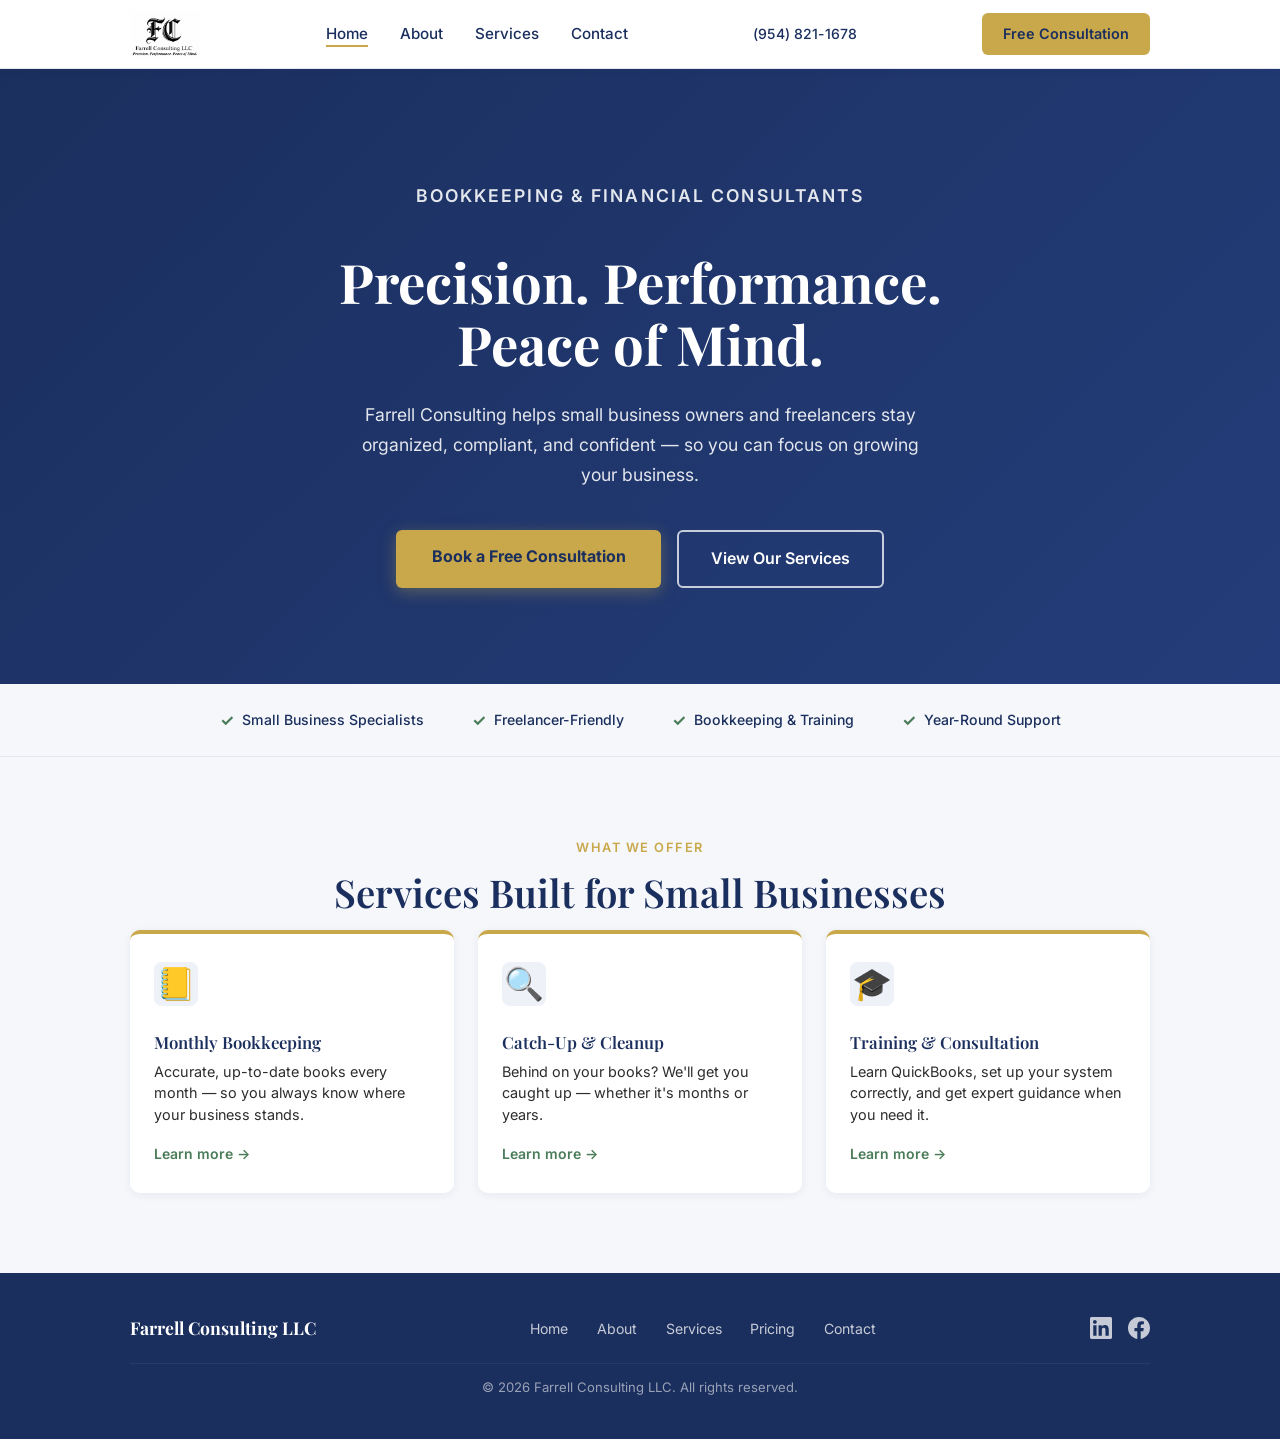
<file: index.html>
<!DOCTYPE html>
<html lang="en">
<head>
  <meta charset="UTF-8" />
  <meta name="viewport" content="width=device-width, initial-scale=1.0" />
  <title>Farrell Consulting | Bookkeeping &amp; Financial Consultants</title>
  <meta name="description" content="Farrell Consulting offers professional bookkeeping and tax preparation for small business owners and freelancers. Stay organized, compliant, and confident." />
  <meta property="og:title" content="Farrell Consulting | Bookkeeping &amp; Financial Consultants" />
  <meta property="og:description" content="Professional bookkeeping and tax services for small business owners and freelancers." />
  <link rel="canonical" href="https://farrellconsulting.net/" />
  <link rel="icon" href="favicon.svg" type="image/svg+xml" />
  <link rel="preconnect" href="https://fonts.googleapis.com" />
  <link rel="preconnect" href="https://fonts.gstatic.com" crossorigin />
  <link href="https://fonts.googleapis.com/css2?family=Playfair+Display:wght@600;700&family=Inter:wght@400;500;600&display=swap" rel="stylesheet" />
  <link rel="stylesheet" href="css/styles.css" />
</head>
<body>

  <header>
    <nav class="navbar" aria-label="Main">
      <div class="navbar-inner">
        <a href="index.html" class="nav-logo"><img src="img/fc-logo.png" alt="Farrell Consulting" class="nav-logo-img" /></a>
        <ul class="nav-links">
          <li><a href="index.html" class="active">Home</a></li>
          <li><a href="about.html">About</a></li>
          <li><a href="services.html">Services</a></li>
          <li><a href="contact.html">Contact</a></li>
        </ul>
        <a href="tel:+19548211678" class="nav-phone" aria-label="Call (954) 821-1678">(954) 821-1678</a>
        <a href="contact.html" class="nav-cta">Free Consultation</a>
        <button class="nav-hamburger" aria-label="Toggle navigation" aria-expanded="false">
          <span></span><span></span><span></span>
        </button>
      </div>
    </nav>
  </header>

  <main>

    <!-- Hero -->
    <section class="hero">
      <div class="hero-centered">
        <p class="hero-eyebrow">Bookkeeping &amp; Financial Consultants</p>
        <h1>Precision. Performance. Peace of Mind.</h1>
        <p>Farrell Consulting helps small business owners and freelancers stay organized, compliant, and confident — so you can focus on growing your business.</p>
        <div class="hero-ctas">
          <a href="contact.html" class="btn-primary">Book a Free Consultation</a>
          <a href="services.html" class="btn-ghost">View Our Services</a>
        </div>
      </div>
    </section>

    <!-- Trust bar -->
    <div class="trust-bar" role="list">
      <div class="trust-item" role="listitem">Small Business Specialists</div>
      <div class="trust-item" role="listitem">Freelancer-Friendly</div>
      <div class="trust-item" role="listitem">Bookkeeping &amp; Training</div>
      <div class="trust-item" role="listitem">Year-Round Support</div>
    </div>

    <!-- Services preview -->
    <section class="section bg-surface">
      <div class="container">
        <div class="section-label text-center">What We Offer</div>
        <h2 class="section-title text-center">Services Built for Small Businesses</h2>
        <div class="services-preview-grid">

          <div class="services-preview-card">
            <div class="card-icon" aria-hidden="true">📒</div>
            <h3>Monthly Bookkeeping</h3>
            <p>Accurate, up-to-date books every month — so you always know where your business stands.</p>
            <a href="services.html" class="card-link">Learn more <span aria-hidden="true">→</span></a>
          </div>

          <div class="services-preview-card">
            <div class="card-icon" aria-hidden="true">🔍</div>
            <h3>Catch-Up &amp; Cleanup</h3>
            <p>Behind on your books? We'll get you caught up — whether it's months or years.</p>
            <a href="services.html" class="card-link">Learn more <span aria-hidden="true">→</span></a>
          </div>

          <div class="services-preview-card">
            <div class="card-icon" aria-hidden="true">🎓</div>
            <h3>Training &amp; Consultation</h3>
            <p>Learn QuickBooks, set up your system correctly, and get expert guidance when you need it.</p>
            <a href="services.html" class="card-link">Learn more <span aria-hidden="true">→</span></a>
          </div>

        </div>
      </div>
    </section>


  </main>

  <footer class="footer">
    <div class="footer-inner">
      <div class="footer-logo">Farrell Consulting LLC</div>
      <ul class="footer-links">
        <li><a href="index.html">Home</a></li>
        <li><a href="about.html">About</a></li>
        <li><a href="services.html">Services</a></li>
        <li><a href="pricing.html">Pricing</a></li>
        <li><a href="contact.html">Contact</a></li>
      </ul>
      <div class="footer-social">
        <a href="https://www.linkedin.com/company/farrell-consulting-llc/" target="_blank" rel="noopener" aria-label="Farrell Consulting on LinkedIn">
          <svg xmlns="http://www.w3.org/2000/svg" width="22" height="22" viewBox="0 0 24 24" fill="currentColor" aria-hidden="true"><path d="M20.447 20.452h-3.554v-5.569c0-1.328-.027-3.037-1.852-3.037-1.853 0-2.136 1.445-2.136 2.939v5.667H9.351V9h3.414v1.561h.046c.477-.9 1.637-1.85 3.37-1.85 3.601 0 4.267 2.37 4.267 5.455v6.286zM5.337 7.433c-1.144 0-2.063-.926-2.063-2.065 0-1.138.92-2.063 2.063-2.063 1.14 0 2.064.925 2.064 2.063 0 1.139-.925 2.065-2.064 2.065zm1.782 13.019H3.555V9h3.564v11.452zM22.225 0H1.771C.792 0 0 .774 0 1.729v20.542C0 23.227.792 24 1.771 24h20.451C23.2 24 24 23.227 24 22.271V1.729C24 .774 23.2 0 22.222 0h.003z"/></svg>
        </a>
        <a href="https://www.facebook.com/profile.php?id=61589352776732" target="_blank" rel="noopener" aria-label="Farrell Consulting on Facebook">
          <svg xmlns="http://www.w3.org/2000/svg" width="22" height="22" viewBox="0 0 24 24" fill="currentColor" aria-hidden="true"><path d="M24 12.073c0-6.627-5.373-12-12-12s-12 5.373-12 12c0 5.99 4.388 10.954 10.125 11.854v-8.385H7.078v-3.47h3.047V9.43c0-3.007 1.792-4.669 4.533-4.669 1.312 0 2.686.235 2.686.235v2.953H15.83c-1.491 0-1.956.925-1.956 1.874v2.25h3.328l-.532 3.47h-2.796v8.385C19.612 23.027 24 18.062 24 12.073z"/></svg>
        </a>
      </div>
      <p class="footer-copy">&copy; 2026 Farrell Consulting LLC. All rights reserved.</p>
    </div>
  </footer>

  <script src="js/main.js"></script>
</body>
</html>
</file>
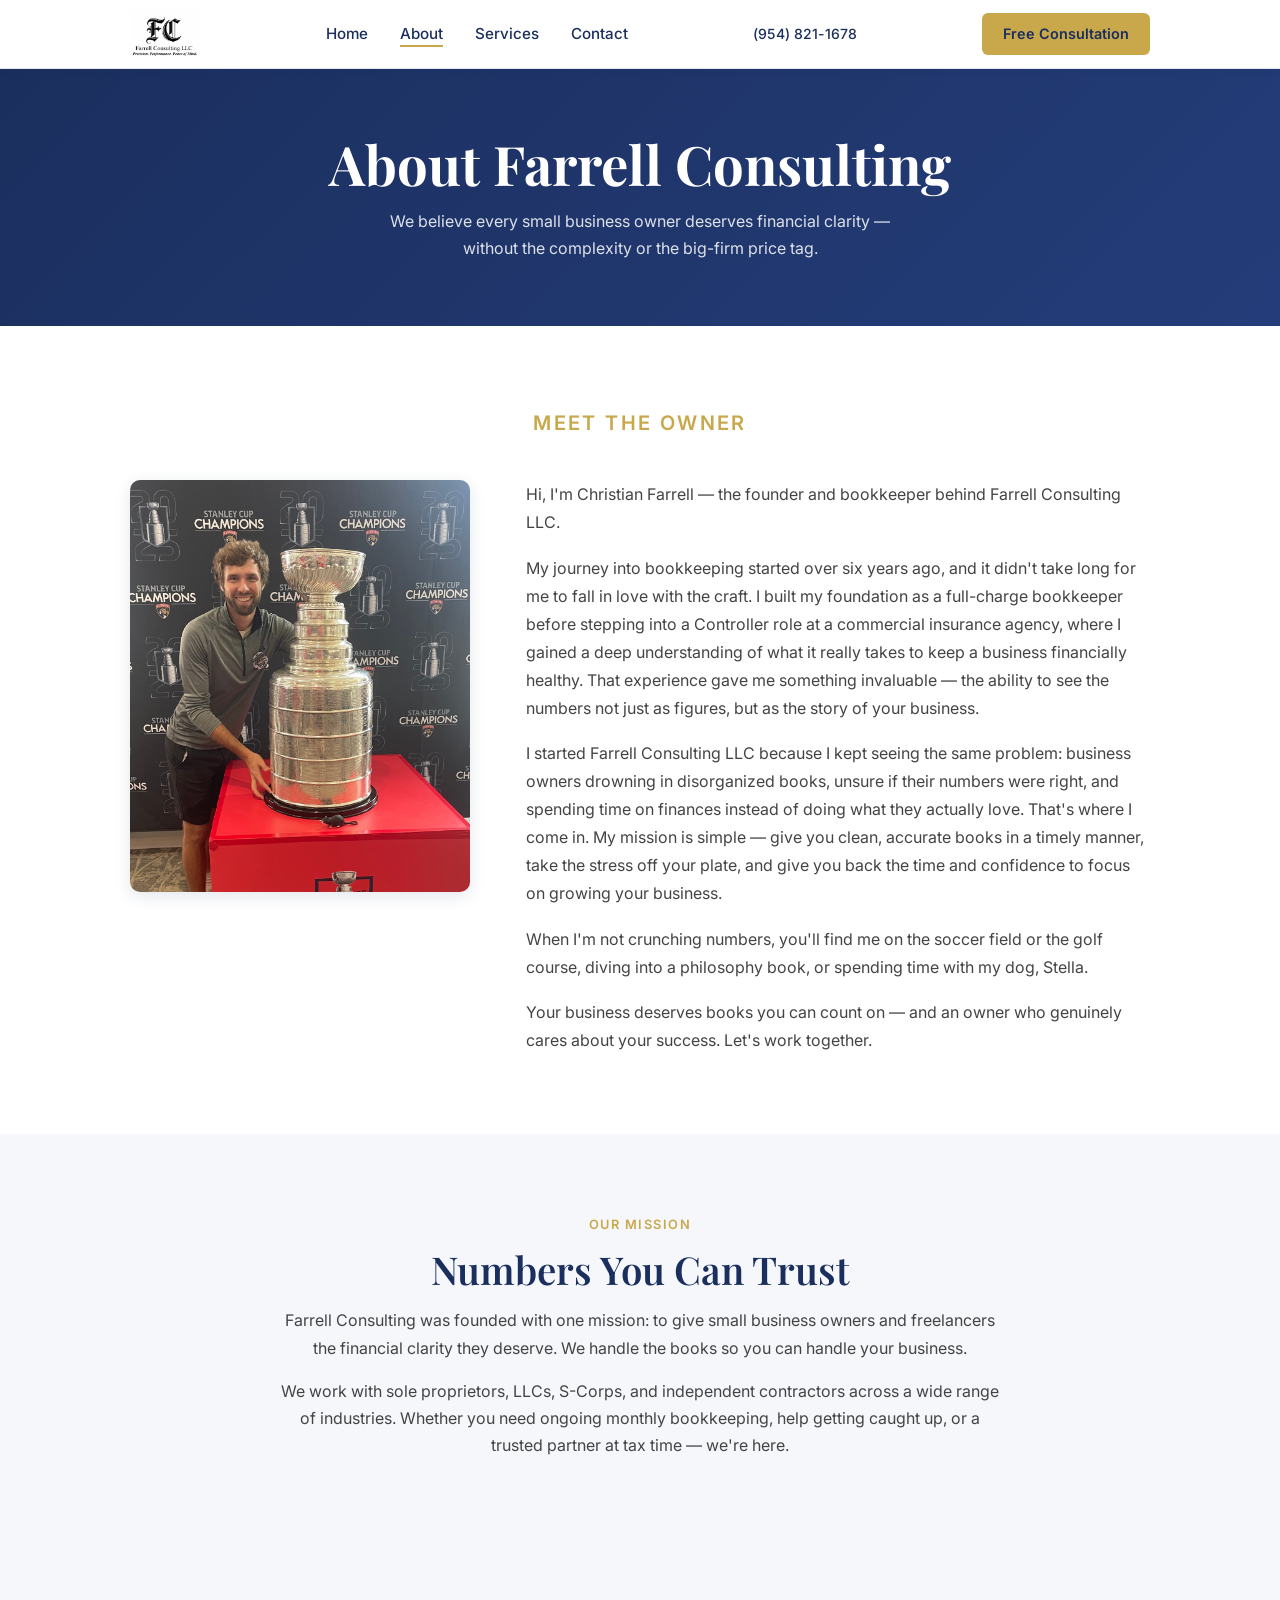
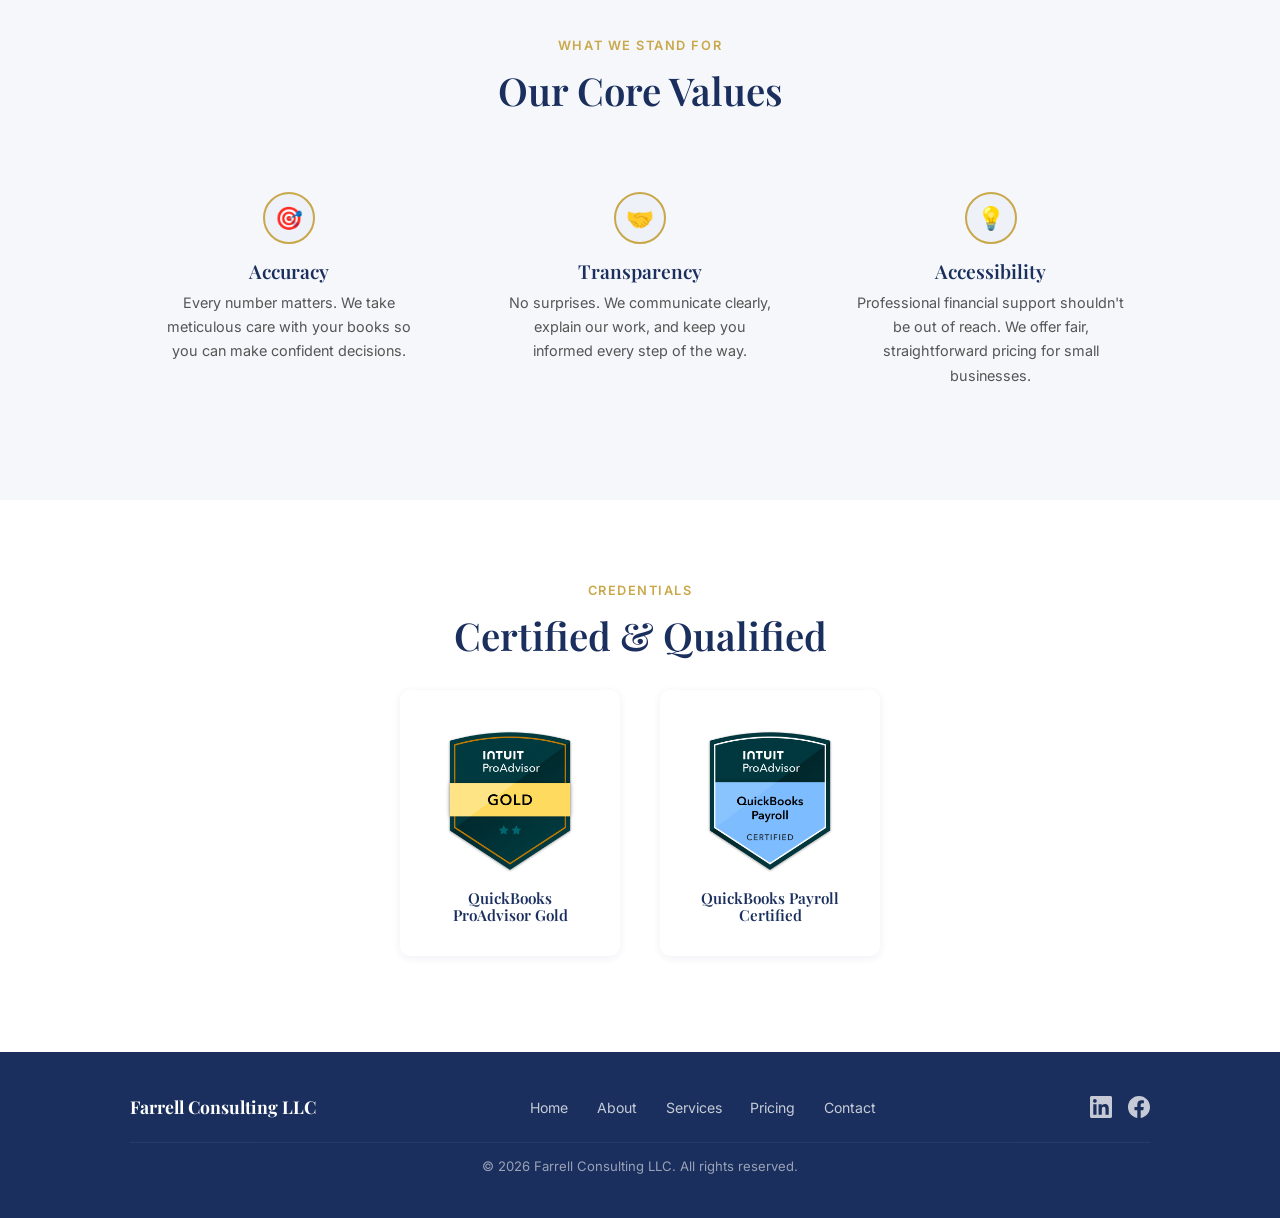
<file: about.html>
<!DOCTYPE html>
<html lang="en">
<head>
  <meta charset="UTF-8" />
  <meta name="viewport" content="width=device-width, initial-scale=1.0" />
  <title>About | Farrell Consulting</title>
  <meta name="description" content="Learn about Farrell Consulting — our mission, values, and commitment to helping small business owners and freelancers achieve financial clarity." />
  <meta property="og:title" content="About | Farrell Consulting" />
  <meta property="og:description" content="Farrell Consulting's mission is to give small business owners and freelancers the financial clarity they deserve." />
  <link rel="canonical" href="https://farrellconsulting.net/about.html" />
  <link rel="icon" href="favicon.svg" type="image/svg+xml" />
  <link rel="preconnect" href="https://fonts.googleapis.com" />
  <link rel="preconnect" href="https://fonts.gstatic.com" crossorigin />
  <link href="https://fonts.googleapis.com/css2?family=Playfair+Display:wght@600;700&family=Inter:wght@400;500;600&display=swap" rel="stylesheet" />
  <link rel="stylesheet" href="css/styles.css" />
</head>
<body>

  <header>
    <nav class="navbar" aria-label="Main">
      <div class="navbar-inner">
        <a href="index.html" class="nav-logo"><img src="img/fc-logo.png" alt="Farrell Consulting" class="nav-logo-img" /></a>
        <ul class="nav-links">
          <li><a href="index.html">Home</a></li>
          <li><a href="about.html" class="active">About</a></li>
          <li><a href="services.html">Services</a></li>
          <li><a href="contact.html">Contact</a></li>
        </ul>
        <a href="tel:+19548211678" class="nav-phone" aria-label="Call (954) 821-1678">(954) 821-1678</a>
        <a href="contact.html" class="nav-cta">Free Consultation</a>
        <button class="nav-hamburger" aria-label="Toggle navigation" aria-expanded="false">
          <span></span><span></span><span></span>
        </button>
      </div>
    </nav>
  </header>

  <main>

    <!-- Page hero -->
    <section class="page-hero">
      <h1>About Farrell Consulting</h1>
      <p>We believe every small business owner deserves financial clarity — without the complexity or the big-firm price tag.</p>
    </section>

    <!-- Meet the Owner -->
    <section class="section">
      <div class="container">
        <div class="section-label owner-label text-center">Meet the Owner</div>
        <div class="owner-layout">
          <div class="owner-photo">
            <img src="img/christian-farrell.jpg" alt="Christian Farrell, founder of Farrell Consulting LLC" />
          </div>
          <div class="owner-bio">
            <p>Hi, I'm Christian Farrell — the founder and bookkeeper behind Farrell Consulting LLC.</p>
            <p>My journey into bookkeeping started over six years ago, and it didn't take long for me to fall in love with the craft. I built my foundation as a full-charge bookkeeper before stepping into a Controller role at a commercial insurance agency, where I gained a deep understanding of what it really takes to keep a business financially healthy. That experience gave me something invaluable — the ability to see the numbers not just as figures, but as the story of your business.</p>
            <p>I started Farrell Consulting LLC because I kept seeing the same problem: business owners drowning in disorganized books, unsure if their numbers were right, and spending time on finances instead of doing what they actually love. That's where I come in. My mission is simple — give you clean, accurate books in a timely manner, take the stress off your plate, and give you back the time and confidence to focus on growing your business.</p>
            <p>When I'm not crunching numbers, you'll find me on the soccer field or the golf course, diving into a philosophy book, or spending time with my dog, Stella.</p>
            <p>Your business deserves books you can count on — and an owner who genuinely cares about your success. Let's work together.</p>
          </div>
        </div>
      </div>
    </section>

    <!-- Mission & Bio -->
    <section class="section bg-surface">
      <div class="container">
        <div class="about-centered">
          <div class="section-label text-center">Our Mission</div>
          <h2 class="section-title text-center">Numbers You Can Trust</h2>
          <p>Farrell Consulting was founded with one mission: to give small business owners and freelancers the financial clarity they deserve. We handle the books so you can handle your business.</p>
          <p>We work with sole proprietors, LLCs, S-Corps, and independent contractors across a wide range of industries. Whether you need ongoing monthly bookkeeping, help getting caught up, or a trusted partner at tax time — we're here.</p>
        </div>
      </div>
    </section>

    <!-- Values strip -->
    <section class="section bg-surface">
      <div class="container">
        <div class="section-label text-center">What We Stand For</div>
        <h2 class="section-title text-center">Our Core Values</h2>
        <div class="values-strip">

          <div class="value-item">
            <div class="value-icon" aria-hidden="true">🎯</div>
            <h3>Accuracy</h3>
            <p>Every number matters. We take meticulous care with your books so you can make confident decisions.</p>
          </div>

          <div class="value-item">
            <div class="value-icon" aria-hidden="true">🤝</div>
            <h3>Transparency</h3>
            <p>No surprises. We communicate clearly, explain our work, and keep you informed every step of the way.</p>
          </div>

          <div class="value-item">
            <div class="value-icon" aria-hidden="true">💡</div>
            <h3>Accessibility</h3>
            <p>Professional financial support shouldn't be out of reach. We offer fair, straightforward pricing for small businesses.</p>
          </div>

        </div>
      </div>
    </section>

    <!-- Credentials -->
    <section class="section">
      <div class="container">
        <div class="section-label text-center">Credentials</div>
        <h2 class="section-title text-center">Certified &amp; Qualified</h2>
        <div class="credential-section">
          <div class="credential-card">
            <img src="img/intuit-proadvisor-gold.png" alt="Intuit QuickBooks ProAdvisor Gold badge" class="credential-badge" />
            <h4>QuickBooks ProAdvisor Gold</h4>
          </div>
          <div class="credential-card">
            <img src="img/qb-payroll-certified.png" alt="Intuit QuickBooks Payroll Certified badge" class="credential-badge" />
            <h4>QuickBooks Payroll Certified</h4>
          </div>
        </div>
      </div>
    </section>

  </main>

  <footer class="footer">
    <div class="footer-inner">
      <div class="footer-logo">Farrell Consulting LLC</div>
      <ul class="footer-links">
        <li><a href="index.html">Home</a></li>
        <li><a href="about.html">About</a></li>
        <li><a href="services.html">Services</a></li>
        <li><a href="pricing.html">Pricing</a></li>
        <li><a href="contact.html">Contact</a></li>
      </ul>
      <div class="footer-social">
        <a href="https://www.linkedin.com/company/farrell-consulting-llc/" target="_blank" rel="noopener" aria-label="Farrell Consulting on LinkedIn">
          <svg xmlns="http://www.w3.org/2000/svg" width="22" height="22" viewBox="0 0 24 24" fill="currentColor" aria-hidden="true"><path d="M20.447 20.452h-3.554v-5.569c0-1.328-.027-3.037-1.852-3.037-1.853 0-2.136 1.445-2.136 2.939v5.667H9.351V9h3.414v1.561h.046c.477-.9 1.637-1.85 3.37-1.85 3.601 0 4.267 2.37 4.267 5.455v6.286zM5.337 7.433c-1.144 0-2.063-.926-2.063-2.065 0-1.138.92-2.063 2.063-2.063 1.14 0 2.064.925 2.064 2.063 0 1.139-.925 2.065-2.064 2.065zm1.782 13.019H3.555V9h3.564v11.452zM22.225 0H1.771C.792 0 0 .774 0 1.729v20.542C0 23.227.792 24 1.771 24h20.451C23.2 24 24 23.227 24 22.271V1.729C24 .774 23.2 0 22.222 0h.003z"/></svg>
        </a>
        <a href="https://www.facebook.com/profile.php?id=61589352776732" target="_blank" rel="noopener" aria-label="Farrell Consulting on Facebook">
          <svg xmlns="http://www.w3.org/2000/svg" width="22" height="22" viewBox="0 0 24 24" fill="currentColor" aria-hidden="true"><path d="M24 12.073c0-6.627-5.373-12-12-12s-12 5.373-12 12c0 5.99 4.388 10.954 10.125 11.854v-8.385H7.078v-3.47h3.047V9.43c0-3.007 1.792-4.669 4.533-4.669 1.312 0 2.686.235 2.686.235v2.953H15.83c-1.491 0-1.956.925-1.956 1.874v2.25h3.328l-.532 3.47h-2.796v8.385C19.612 23.027 24 18.062 24 12.073z"/></svg>
        </a>
      </div>
      <p class="footer-copy">&copy; 2026 Farrell Consulting LLC. All rights reserved.</p>
    </div>
  </footer>

  <script src="js/main.js"></script>
</body>
</html>
</file>
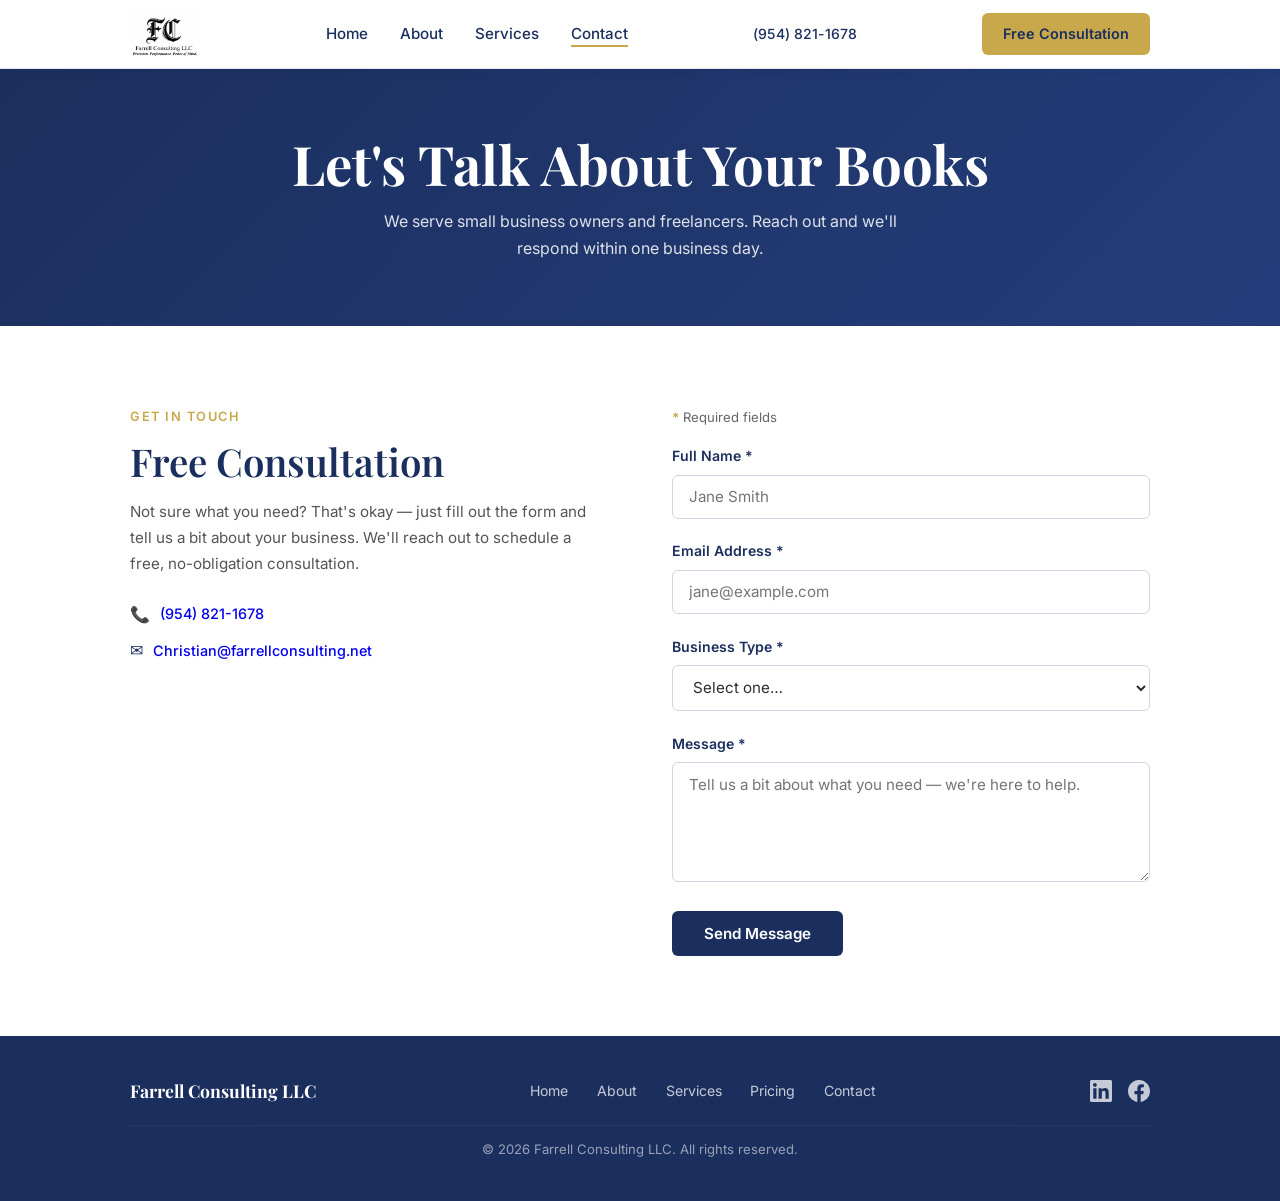
<file: contact.html>
<!DOCTYPE html>
<html lang="en">
<head>
  <meta charset="UTF-8" />
  <meta name="viewport" content="width=device-width, initial-scale=1.0" />
  <title>Contact | Farrell Consulting</title>
  <meta name="description" content="Get in touch with Farrell Consulting. We serve small business owners and freelancers. Request a free consultation today." />
  <meta property="og:title" content="Contact | Farrell Consulting" />
  <meta property="og:description" content="Contact Farrell Consulting to get a free consultation for bookkeeping or tax services." />
  <link rel="canonical" href="https://farrellconsulting.net/contact.html" />
  <link rel="icon" href="favicon.svg" type="image/svg+xml" />
  <link rel="preconnect" href="https://fonts.googleapis.com" />
  <link rel="preconnect" href="https://fonts.gstatic.com" crossorigin />
  <link href="https://fonts.googleapis.com/css2?family=Playfair+Display:wght@600;700&family=Inter:wght@400;500;600&display=swap" rel="stylesheet" />
  <link rel="stylesheet" href="css/styles.css" />
</head>
<body>

  <header>
    <nav class="navbar" aria-label="Main">
      <div class="navbar-inner">
        <a href="index.html" class="nav-logo"><img src="img/fc-logo.png" alt="Farrell Consulting" class="nav-logo-img" /></a>
        <ul class="nav-links">
          <li><a href="index.html">Home</a></li>
          <li><a href="about.html">About</a></li>
          <li><a href="services.html">Services</a></li>
          <li><a href="contact.html" class="active">Contact</a></li>
        </ul>
        <a href="tel:+19548211678" class="nav-phone" aria-label="Call (954) 821-1678">(954) 821-1678</a>
        <a href="contact.html" class="nav-cta">Free Consultation</a>
        <button class="nav-hamburger" aria-label="Toggle navigation" aria-expanded="false">
          <span></span><span></span><span></span>
        </button>
      </div>
    </nav>
  </header>

  <main>

    <!-- Page hero -->
    <section class="page-hero">
      <h1>Let's Talk About Your Books</h1>
      <p>We serve small business owners and freelancers. Reach out and we'll respond within one business day.</p>
    </section>

    <!-- Contact layout -->
    <section class="section">
      <div class="container">
        <div class="contact-layout">

          <!-- Left: info -->
          <div class="contact-info">
            <div class="section-label">Get in Touch</div>
            <h2 class="section-title">Free Consultation</h2>
            <p>Not sure what you need? That's okay — just fill out the form and tell us a bit about your business. We'll reach out to schedule a free, no-obligation consultation.</p>
            <div class="contact-detail"><span aria-hidden="true">📞</span> <a href="tel:+19548211678" aria-label="Call (954) 821-1678">(954) 821-1678</a></div>
            <div class="contact-detail"><span aria-hidden="true">✉</span> <a href="mailto:Christian@farrellconsulting.net">Christian@farrellconsulting.net</a></div>
          </div>

          <!-- Right: form -->
          <div>
            <form id="contact-form" novalidate>
              <p class="form-legend"><span aria-hidden="true">*</span> Required fields</p>
              <div class="form-group">
                <label for="name">Full Name <span>*</span></label>
                <input type="text" id="name" name="name" placeholder="Jane Smith" required autocomplete="name" />
              </div>
              <div class="form-group">
                <label for="email">Email Address <span>*</span></label>
                <input type="email" id="email" name="email" placeholder="jane@example.com" required autocomplete="email" />
              </div>
              <div class="form-group">
                <label for="business-type">Business Type <span>*</span></label>
                <select id="business-type" name="business-type" required>
                  <option value="">Select one…</option>
                  <option value="freelancer">Freelancer / Self-Employed</option>
                  <option value="llc">LLC / S-Corp</option>
                  <option value="sole-prop">Sole Proprietor</option>
                  <option value="other">Other</option>
                </select>
              </div>
              <div class="form-group">
                <label for="message">Message <span>*</span></label>
                <textarea id="message" name="message" placeholder="Tell us a bit about what you need — we're here to help." required></textarea>
              </div>
              <button type="submit" class="btn-secondary">Send Message</button>
            </form>

            <div id="thank-you" role="alert">
              <div class="thank-you-box">
                <h3>Message Received!</h3>
                <p>Thanks for reaching out. We'll be in touch within one business day.</p>
              </div>
            </div>
          </div>

        </div>
      </div>
    </section>

  </main>

  <footer class="footer">
    <div class="footer-inner">
      <div class="footer-logo">Farrell Consulting LLC</div>
      <ul class="footer-links">
        <li><a href="index.html">Home</a></li>
        <li><a href="about.html">About</a></li>
        <li><a href="services.html">Services</a></li>
        <li><a href="pricing.html">Pricing</a></li>
        <li><a href="contact.html">Contact</a></li>
      </ul>
      <div class="footer-social">
        <a href="https://www.linkedin.com/company/farrell-consulting-llc/" target="_blank" rel="noopener" aria-label="Farrell Consulting on LinkedIn">
          <svg xmlns="http://www.w3.org/2000/svg" width="22" height="22" viewBox="0 0 24 24" fill="currentColor" aria-hidden="true"><path d="M20.447 20.452h-3.554v-5.569c0-1.328-.027-3.037-1.852-3.037-1.853 0-2.136 1.445-2.136 2.939v5.667H9.351V9h3.414v1.561h.046c.477-.9 1.637-1.85 3.37-1.85 3.601 0 4.267 2.37 4.267 5.455v6.286zM5.337 7.433c-1.144 0-2.063-.926-2.063-2.065 0-1.138.92-2.063 2.063-2.063 1.14 0 2.064.925 2.064 2.063 0 1.139-.925 2.065-2.064 2.065zm1.782 13.019H3.555V9h3.564v11.452zM22.225 0H1.771C.792 0 0 .774 0 1.729v20.542C0 23.227.792 24 1.771 24h20.451C23.2 24 24 23.227 24 22.271V1.729C24 .774 23.2 0 22.222 0h.003z"/></svg>
        </a>
        <a href="https://www.facebook.com/profile.php?id=61589352776732" target="_blank" rel="noopener" aria-label="Farrell Consulting on Facebook">
          <svg xmlns="http://www.w3.org/2000/svg" width="22" height="22" viewBox="0 0 24 24" fill="currentColor" aria-hidden="true"><path d="M24 12.073c0-6.627-5.373-12-12-12s-12 5.373-12 12c0 5.99 4.388 10.954 10.125 11.854v-8.385H7.078v-3.47h3.047V9.43c0-3.007 1.792-4.669 4.533-4.669 1.312 0 2.686.235 2.686.235v2.953H15.83c-1.491 0-1.956.925-1.956 1.874v2.25h3.328l-.532 3.47h-2.796v8.385C19.612 23.027 24 18.062 24 12.073z"/></svg>
        </a>
      </div>
      <p class="footer-copy">&copy; 2026 Farrell Consulting LLC. All rights reserved.</p>
    </div>
  </footer>

  <script src="js/main.js"></script>
</body>
</html>
</file>
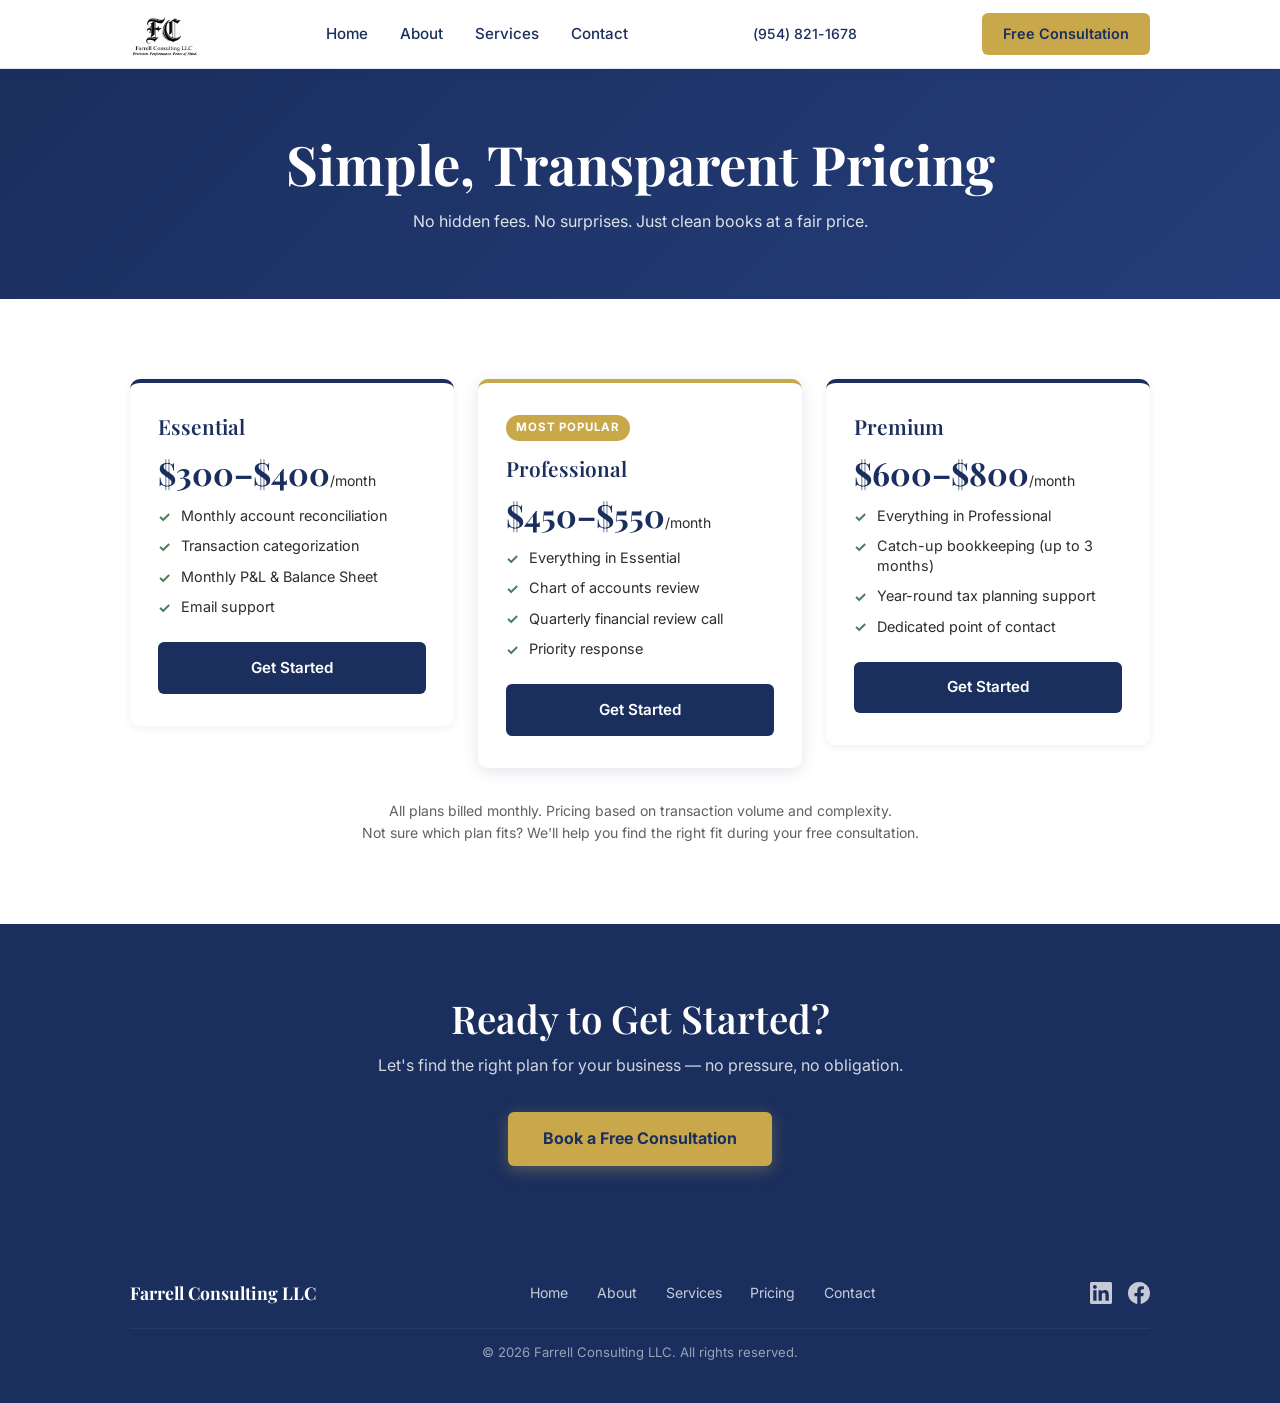
<file: pricing.html>
<!DOCTYPE html>
<html lang="en">
<head>
  <meta charset="UTF-8" />
  <meta name="viewport" content="width=device-width, initial-scale=1.0" />
  <title>Pricing | Farrell Consulting</title>
  <meta name="description" content="Simple, transparent bookkeeping pricing for small businesses and freelancers. Plans starting at $300/month. No hidden fees." />
  <meta property="og:title" content="Pricing | Farrell Consulting" />
  <meta property="og:description" content="Transparent bookkeeping pricing starting at $300/month. No hidden fees, no surprises." />
  <link rel="canonical" href="https://farrellconsulting.net/pricing.html" />
  <link rel="icon" href="favicon.svg" type="image/svg+xml" />
  <link rel="preconnect" href="https://fonts.googleapis.com" />
  <link rel="preconnect" href="https://fonts.gstatic.com" crossorigin />
  <link href="https://fonts.googleapis.com/css2?family=Playfair+Display:wght@600;700&family=Inter:wght@400;500;600&display=swap" rel="stylesheet" />
  <link rel="stylesheet" href="css/styles.css" />
</head>
<body>

  <header>
    <nav class="navbar" aria-label="Main">
      <div class="navbar-inner">
        <a href="index.html" class="nav-logo"><img src="img/fc-logo.png" alt="Farrell Consulting" class="nav-logo-img" /></a>
        <ul class="nav-links">
          <li><a href="index.html">Home</a></li>
          <li><a href="about.html">About</a></li>
          <li><a href="services.html">Services</a></li>
          <li><a href="contact.html">Contact</a></li>
        </ul>
        <a href="tel:+19548211678" class="nav-phone" aria-label="Call (954) 821-1678">(954) 821-1678</a>
        <a href="contact.html" class="nav-cta">Free Consultation</a>
        <button class="nav-hamburger" aria-label="Toggle navigation" aria-expanded="false">
          <span></span><span></span><span></span>
        </button>
      </div>
    </nav>
  </header>

  <main>

    <!-- Page hero -->
    <section class="page-hero">
      <h1>Simple, Transparent Pricing</h1>
      <p>No hidden fees. No surprises. Just clean books at a fair price.</p>
    </section>

    <!-- Pricing cards -->
    <section class="section">
      <div class="container">
        <div class="pricing-grid">

          <!-- Essential -->
          <div class="pricing-card">
            <h3>Essential</h3>
            <div class="pricing-price">$300–$400<span>/month</span></div>
            <ul class="feature-list">
              <li>Monthly account reconciliation</li>
              <li>Transaction categorization</li>
              <li>Monthly P&amp;L &amp; Balance Sheet</li>
              <li>Email support</li>
            </ul>
            <a href="contact.html" class="btn-secondary" aria-label="Get started with Essential">Get Started</a>
          </div>

          <!-- Professional (featured) -->
          <div class="pricing-card featured">
            <span class="most-popular">Most Popular</span>
            <h3>Professional</h3>
            <div class="pricing-price">$450–$550<span>/month</span></div>
            <ul class="feature-list">
              <li>Everything in Essential</li>
              <li>Chart of accounts review</li>
              <li>Quarterly financial review call</li>
              <li>Priority response</li>
            </ul>
            <a href="contact.html" class="btn-secondary" aria-label="Get started with Professional">Get Started</a>
          </div>

          <!-- Premium -->
          <div class="pricing-card">
            <h3>Premium</h3>
            <div class="pricing-price">$600–$800<span>/month</span></div>
            <ul class="feature-list">
              <li>Everything in Professional</li>
              <li>Catch-up bookkeeping (up to 3 months)</li>
              <li>Year-round tax planning support</li>
              <li>Dedicated point of contact</li>
            </ul>
            <a href="contact.html" class="btn-secondary" aria-label="Get started with Premium">Get Started</a>
          </div>

        </div>

        <p class="pricing-note">
          All plans billed monthly. Pricing based on transaction volume and complexity.<br />
          Not sure which plan fits? We'll help you find the right fit during your free consultation.
        </p>

      </div>
    </section>

    <!-- CTA strip -->
    <section class="cta-strip">
      <h2>Ready to Get Started?</h2>
      <p>Let's find the right plan for your business — no pressure, no obligation.</p>
      <a href="contact.html" class="btn-primary">Book a Free Consultation</a>
    </section>

  </main>

  <footer class="footer">
    <div class="footer-inner">
      <div class="footer-logo">Farrell Consulting LLC</div>
      <ul class="footer-links">
        <li><a href="index.html">Home</a></li>
        <li><a href="about.html">About</a></li>
        <li><a href="services.html">Services</a></li>
        <li><a href="pricing.html">Pricing</a></li>
        <li><a href="contact.html">Contact</a></li>
      </ul>
      <div class="footer-social">
        <a href="https://www.linkedin.com/company/farrell-consulting-llc/" target="_blank" rel="noopener" aria-label="Farrell Consulting on LinkedIn">
          <svg xmlns="http://www.w3.org/2000/svg" width="22" height="22" viewBox="0 0 24 24" fill="currentColor" aria-hidden="true"><path d="M20.447 20.452h-3.554v-5.569c0-1.328-.027-3.037-1.852-3.037-1.853 0-2.136 1.445-2.136 2.939v5.667H9.351V9h3.414v1.561h.046c.477-.9 1.637-1.85 3.37-1.85 3.601 0 4.267 2.37 4.267 5.455v6.286zM5.337 7.433c-1.144 0-2.063-.926-2.063-2.065 0-1.138.92-2.063 2.063-2.063 1.14 0 2.064.925 2.064 2.063 0 1.139-.925 2.065-2.064 2.065zm1.782 13.019H3.555V9h3.564v11.452zM22.225 0H1.771C.792 0 0 .774 0 1.729v20.542C0 23.227.792 24 1.771 24h20.451C23.2 24 24 23.227 24 22.271V1.729C24 .774 23.2 0 22.222 0h.003z"/></svg>
        </a>
        <a href="https://www.facebook.com/profile.php?id=61589352776732" target="_blank" rel="noopener" aria-label="Farrell Consulting on Facebook">
          <svg xmlns="http://www.w3.org/2000/svg" width="22" height="22" viewBox="0 0 24 24" fill="currentColor" aria-hidden="true"><path d="M24 12.073c0-6.627-5.373-12-12-12s-12 5.373-12 12c0 5.99 4.388 10.954 10.125 11.854v-8.385H7.078v-3.47h3.047V9.43c0-3.007 1.792-4.669 4.533-4.669 1.312 0 2.686.235 2.686.235v2.953H15.83c-1.491 0-1.956.925-1.956 1.874v2.25h3.328l-.532 3.47h-2.796v8.385C19.612 23.027 24 18.062 24 12.073z"/></svg>
        </a>
      </div>
      <p class="footer-copy">&copy; 2026 Farrell Consulting LLC. All rights reserved.</p>
    </div>
  </footer>

  <script src="js/main.js"></script>
</body>
</html>
</file>
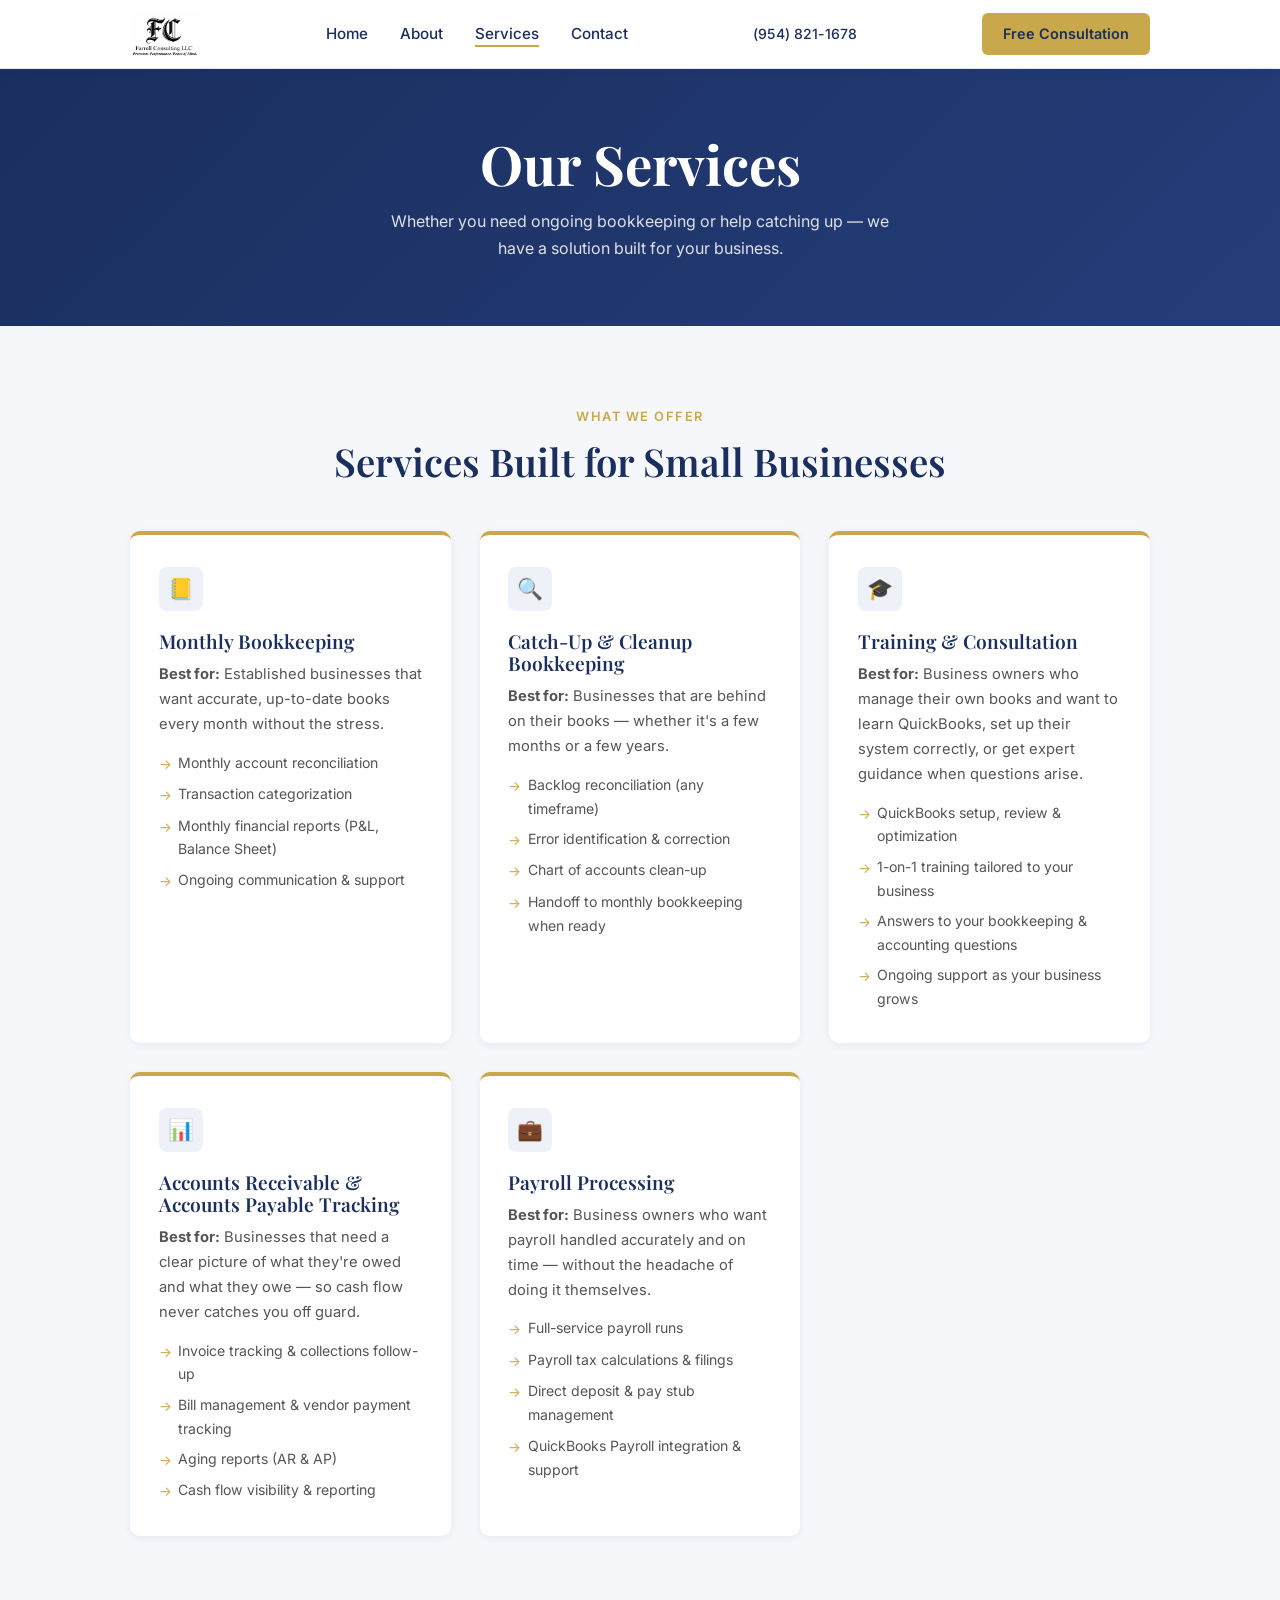
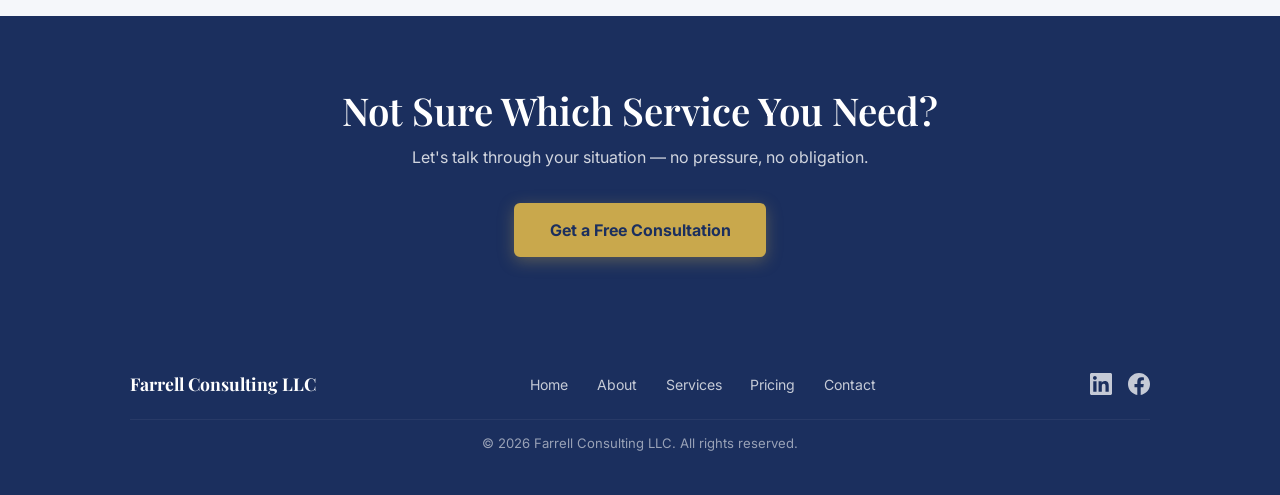
<file: services.html>
<!DOCTYPE html>
<html lang="en">
<head>
  <meta charset="UTF-8" />
  <meta name="viewport" content="width=device-width, initial-scale=1.0" />
  <title>Services | Farrell Consulting</title>
  <meta name="description" content="Farrell Consulting offers monthly bookkeeping, catch-up and cleanup bookkeeping, and QuickBooks training and consultation for small businesses and freelancers." />
  <meta property="og:title" content="Services | Farrell Consulting" />
  <meta property="og:description" content="Monthly bookkeeping, catch-up bookkeeping, and QuickBooks training and consultation services for small business owners and freelancers." />
  <link rel="canonical" href="https://farrellconsulting.net/services.html" />
  <link rel="icon" href="favicon.svg" type="image/svg+xml" />
  <link rel="preconnect" href="https://fonts.googleapis.com" />
  <link rel="preconnect" href="https://fonts.gstatic.com" crossorigin />
  <link href="https://fonts.googleapis.com/css2?family=Playfair+Display:wght@600;700&family=Inter:wght@400;500;600&display=swap" rel="stylesheet" />
  <link rel="stylesheet" href="css/styles.css" />
</head>
<body>

  <header>
    <nav class="navbar" aria-label="Main">
      <div class="navbar-inner">
        <a href="index.html" class="nav-logo"><img src="img/fc-logo.png" alt="Farrell Consulting" class="nav-logo-img" /></a>
        <ul class="nav-links">
          <li><a href="index.html">Home</a></li>
          <li><a href="about.html">About</a></li>
          <li><a href="services.html" class="active">Services</a></li>
          <li><a href="contact.html">Contact</a></li>
        </ul>
        <a href="tel:+19548211678" class="nav-phone" aria-label="Call (954) 821-1678">(954) 821-1678</a>
        <a href="contact.html" class="nav-cta">Free Consultation</a>
        <button class="nav-hamburger" aria-label="Toggle navigation" aria-expanded="false">
          <span></span><span></span><span></span>
        </button>
      </div>
    </nav>
  </header>

  <main>

    <!-- Page hero -->
    <section class="page-hero">
      <h1>Our Services</h1>
      <p>Whether you need ongoing bookkeeping or help catching up — we have a solution built for your business.</p>
    </section>

    <!-- Service cards -->
    <section class="section bg-surface">
      <div class="container">
        <div class="section-label text-center">What We Offer</div>
        <h2 class="section-title text-center">Services Built for Small Businesses</h2>
        <div class="services-grid">

          <!-- Card 1: Monthly Bookkeeping -->
          <article class="service-card">
            <div class="card-icon" aria-hidden="true">📒</div>
            <h3>Monthly Bookkeeping</h3>
            <p><strong>Best for:</strong> Established businesses that want accurate, up-to-date books every month without the stress.</p>
            <ul class="card-includes">
              <li>Monthly account reconciliation</li>
              <li>Transaction categorization</li>
              <li>Monthly financial reports (P&amp;L, Balance Sheet)</li>
              <li>Ongoing communication &amp; support</li>
            </ul>
          </article>

          <!-- Card 2: Catch-Up & Cleanup -->
          <article class="service-card">
            <div class="card-icon" aria-hidden="true">🔍</div>
            <h3>Catch-Up &amp; Cleanup Bookkeeping</h3>
            <p><strong>Best for:</strong> Businesses that are behind on their books — whether it's a few months or a few years.</p>
            <ul class="card-includes">
              <li>Backlog reconciliation (any timeframe)</li>
              <li>Error identification &amp; correction</li>
              <li>Chart of accounts clean-up</li>
              <li>Handoff to monthly bookkeeping when ready</li>
            </ul>
          </article>

          <!-- Card 3: Training and Consultation -->
          <article class="service-card">
            <div class="card-icon" aria-hidden="true">🎓</div>
            <h3>Training &amp; Consultation</h3>
            <p><strong>Best for:</strong> Business owners who manage their own books and want to learn QuickBooks, set up their system correctly, or get expert guidance when questions arise.</p>
            <ul class="card-includes">
              <li>QuickBooks setup, review &amp; optimization</li>
              <li>1-on-1 training tailored to your business</li>
              <li>Answers to your bookkeeping &amp; accounting questions</li>
              <li>Ongoing support as your business grows</li>
            </ul>
          </article>

          <!-- Card 4: AR & AP Tracking -->
          <article class="service-card">
            <div class="card-icon" aria-hidden="true">📊</div>
            <h3>Accounts Receivable &amp; Accounts Payable Tracking</h3>
            <p><strong>Best for:</strong> Businesses that need a clear picture of what they're owed and what they owe — so cash flow never catches you off guard.</p>
            <ul class="card-includes">
              <li>Invoice tracking &amp; collections follow-up</li>
              <li>Bill management &amp; vendor payment tracking</li>
              <li>Aging reports (AR &amp; AP)</li>
              <li>Cash flow visibility &amp; reporting</li>
            </ul>
          </article>

          <!-- Card 5: Payroll Processing -->
          <article class="service-card">
            <div class="card-icon" aria-hidden="true">💼</div>
            <h3>Payroll Processing</h3>
            <p><strong>Best for:</strong> Business owners who want payroll handled accurately and on time — without the headache of doing it themselves.</p>
            <ul class="card-includes">
              <li>Full-service payroll runs</li>
              <li>Payroll tax calculations &amp; filings</li>
              <li>Direct deposit &amp; pay stub management</li>
              <li>QuickBooks Payroll integration &amp; support</li>
            </ul>
          </article>

        </div>
      </div>
    </section>

    <!-- CTA strip -->
    <section class="cta-strip">
      <h2>Not Sure Which Service You Need?</h2>
      <p>Let's talk through your situation — no pressure, no obligation.</p>
      <a href="contact.html" class="btn-primary">Get a Free Consultation</a>
    </section>

  </main>

  <footer class="footer">
    <div class="footer-inner">
      <div class="footer-logo">Farrell Consulting LLC</div>
      <ul class="footer-links">
        <li><a href="index.html">Home</a></li>
        <li><a href="about.html">About</a></li>
        <li><a href="services.html">Services</a></li>
        <li><a href="pricing.html">Pricing</a></li>
        <li><a href="contact.html">Contact</a></li>
      </ul>
      <div class="footer-social">
        <a href="https://www.linkedin.com/company/farrell-consulting-llc/" target="_blank" rel="noopener" aria-label="Farrell Consulting on LinkedIn">
          <svg xmlns="http://www.w3.org/2000/svg" width="22" height="22" viewBox="0 0 24 24" fill="currentColor" aria-hidden="true"><path d="M20.447 20.452h-3.554v-5.569c0-1.328-.027-3.037-1.852-3.037-1.853 0-2.136 1.445-2.136 2.939v5.667H9.351V9h3.414v1.561h.046c.477-.9 1.637-1.85 3.37-1.85 3.601 0 4.267 2.37 4.267 5.455v6.286zM5.337 7.433c-1.144 0-2.063-.926-2.063-2.065 0-1.138.92-2.063 2.063-2.063 1.14 0 2.064.925 2.064 2.063 0 1.139-.925 2.065-2.064 2.065zm1.782 13.019H3.555V9h3.564v11.452zM22.225 0H1.771C.792 0 0 .774 0 1.729v20.542C0 23.227.792 24 1.771 24h20.451C23.2 24 24 23.227 24 22.271V1.729C24 .774 23.2 0 22.222 0h.003z"/></svg>
        </a>
        <a href="https://www.facebook.com/profile.php?id=61589352776732" target="_blank" rel="noopener" aria-label="Farrell Consulting on Facebook">
          <svg xmlns="http://www.w3.org/2000/svg" width="22" height="22" viewBox="0 0 24 24" fill="currentColor" aria-hidden="true"><path d="M24 12.073c0-6.627-5.373-12-12-12s-12 5.373-12 12c0 5.99 4.388 10.954 10.125 11.854v-8.385H7.078v-3.47h3.047V9.43c0-3.007 1.792-4.669 4.533-4.669 1.312 0 2.686.235 2.686.235v2.953H15.83c-1.491 0-1.956.925-1.956 1.874v2.25h3.328l-.532 3.47h-2.796v8.385C19.612 23.027 24 18.062 24 12.073z"/></svg>
        </a>
      </div>
      <p class="footer-copy">&copy; 2026 Farrell Consulting LLC. All rights reserved.</p>
    </div>
  </footer>

  <script src="js/main.js"></script>
</body>
</html>
</file>
<file: css/styles.css>
/* ============================================================
   FARRELL CONSULTING — Shared Stylesheet
   ============================================================ */

/* === DESIGN TOKENS === */
:root {
  --navy:      #1B2F5E;
  --gold:      #C9A84C;
  --gold-dark: #b5923f;
  --green:     #4A7C59;
  --white:     #FFFFFF;
  --surface:   #F5F7FA;
  --text:      #2D2D2D;
  --navy-dark: #243d7a;
  --shadow-sm: 0 2px 8px rgba(27,47,94,.07);
  --shadow-md: 0 4px 16px rgba(27,47,94,.12);
  --shadow-lg: 0 8px 24px rgba(27,47,94,.16);
  --radius:    6px;
  --radius-lg: 10px;
}

/* === RESET & BASE === */
*, *::before, *::after { box-sizing: border-box; margin: 0; padding: 0; }
html { scroll-behavior: smooth; }
body {
  font-family: 'Inter', sans-serif;
  font-size: 16px;
  line-height: 1.7;
  color: var(--text);
  background: var(--white);
}
img { max-width: 100%; display: block; }
a { text-decoration: none; }
ul { list-style: none; }

/* === TYPOGRAPHY === */
h1, h2, h3, h4 {
  font-family: 'Playfair Display', serif;
  color: var(--navy);
  line-height: 1.15;
}
h1 { font-size: clamp(2.2rem, 5vw, 3.4rem); font-weight: 700; }
h2 { font-size: clamp(1.7rem, 3vw, 2.4rem); font-weight: 600; }
h3 { font-size: 1.2rem; font-weight: 600; }

/* === LAYOUT === */
.container { max-width: 1100px; margin: 0 auto; padding: 0 2.5rem; }
.section    { padding: 5rem 0; }
.bg-surface { background: var(--surface); }
.text-center { text-align: center; }
.text-center .section-sub { margin-left: auto; margin-right: auto; }

/* === SECTION LABELS === */
.section-label {
  font-size: .8rem; font-weight: 600;
  letter-spacing: .12em; text-transform: uppercase;
  color: var(--gold); margin-bottom: .7rem;
}
.section-title { margin-bottom: 1rem; }
.section-sub   { font-size: 1rem; color: #555; max-width: 600px; }

/* === BUTTONS === */
.btn-primary {
  display: inline-block;
  background: var(--gold); color: var(--navy);
  font-family: 'Inter', sans-serif; font-weight: 700; font-size: 1rem;
  padding: .85rem 2.2rem; border-radius: var(--radius);
  box-shadow: 0 4px 16px rgba(201,168,76,.35);
  transition: background .2s, transform .15s;
  border: none; cursor: pointer;
}
.btn-primary:hover { background: var(--gold-dark); transform: translateY(-1px); color: var(--navy); }

.btn-secondary {
  display: inline-block;
  background: var(--navy); color: var(--white);
  font-family: 'Inter', sans-serif; font-weight: 600; font-size: .95rem;
  padding: .8rem 2rem; border-radius: var(--radius);
  transition: background .2s; border: none; cursor: pointer;
}
.btn-secondary:hover { background: var(--navy-dark); color: var(--white); }

/* === NAVBAR === */
.navbar {
  position: sticky; top: 0; z-index: 100;
  background: var(--white);
  border-bottom: 1px solid #e2e6ef;
  box-shadow: var(--shadow-sm);
  transition: box-shadow .3s;
}
.navbar.scrolled { box-shadow: var(--shadow-md); }
.navbar-inner {
  max-width: 1100px; margin: 0 auto;
  display: flex; align-items: center; justify-content: space-between;
  padding: 0 2.5rem; height: 68px;
}
.nav-logo {
  font-family: 'Playfair Display', serif;
  font-size: 1.25rem; font-weight: 700;
  color: var(--navy); letter-spacing: .01em;
  display: flex; align-items: center;
}
.nav-logo span { color: var(--gold); }
.nav-logo-img { height: 48px; width: auto; display: block; }
.nav-links {
  display: flex; gap: 2rem;
  list-style: none; align-items: center;
}
.nav-links a {
  color: var(--navy); font-size: .95rem; font-weight: 500;
  padding-bottom: 2px; border-bottom: 2px solid transparent;
  transition: border-color .2s;
}
.nav-links a:hover,
.nav-links a.active { border-bottom-color: var(--gold); }
.nav-cta {
  background: var(--gold); color: var(--navy);
  font-weight: 600; font-size: .9rem;
  padding: .55rem 1.3rem;
  border-radius: var(--radius);
  border-bottom: none;
  transition: background .2s;
}
.nav-cta:hover { background: var(--gold-dark); }

/* Hamburger */
.nav-hamburger {
  display: none; flex-direction: column; gap: 5px;
  background: none; border: none; cursor: pointer; padding: 4px;
  min-height: 44px; min-width: 44px;
  align-items: center; justify-content: center;
}
.nav-hamburger span {
  display: block; width: 24px; height: 2px;
  background: var(--navy); border-radius: 2px;
  transition: transform .25s, opacity .25s;
}
.nav-hamburger[aria-expanded="true"] span:nth-child(1) { transform: translateY(7px) rotate(45deg); }
.nav-hamburger[aria-expanded="true"] span:nth-child(2) { opacity: 0; }
.nav-hamburger[aria-expanded="true"] span:nth-child(3) { transform: translateY(-7px) rotate(-45deg); }

/* === HERO (Home) === */
.hero {
  background: linear-gradient(135deg, var(--navy) 0%, var(--navy-dark) 100%);
  color: var(--white); padding: 7rem 2.5rem 6rem; text-align: center;
}
.hero-eyebrow {
  font-size: .85rem; font-weight: 600;
  letter-spacing: .12em; text-transform: uppercase;
  color: var(--gold); margin-bottom: 1.2rem;
}
.hero h1   { color: var(--white); max-width: 700px; margin: 0 auto 1.5rem; }
.hero p    { font-size: 1.1rem; max-width: 560px; margin: 0 auto 2.5rem; opacity: .88; color: var(--white); }

/* Page hero (inner pages — shorter) */
.page-hero {
  background: linear-gradient(135deg, var(--navy) 0%, var(--navy-dark) 100%);
  color: var(--white); padding: 4rem 2.5rem; text-align: center;
}
.page-hero h1 { color: var(--white); margin-bottom: .75rem; }
.page-hero p  { color: rgba(255,255,255,.85); font-size: 1rem; max-width: 520px; margin: 0 auto; }

/* === TRUST BAR === */
.trust-bar {
  background: var(--surface); padding: 1.4rem 2.5rem;
  display: flex; justify-content: center; gap: 3rem; flex-wrap: wrap;
  border-bottom: 1px solid #e2e6ef;
}
.trust-item {
  display: flex; align-items: center; gap: .5rem;
  font-size: .88rem; font-weight: 500; color: var(--navy);
}
.trust-item::before { content: '✓'; color: var(--green); font-weight: 700; font-size: 1rem; }

/* === SERVICE CARDS === */
.services-grid {
  display: grid;
  grid-template-columns: repeat(auto-fit, minmax(260px, 1fr));
  gap: 1.8rem; margin-top: 3rem;
}
.service-card {
  background: var(--white); border-radius: var(--radius-lg);
  padding: 2rem 1.8rem; box-shadow: var(--shadow-sm);
  border-top: 4px solid var(--gold);
  transition: transform .2s, box-shadow .2s;
}
.service-card:hover { transform: translateY(-4px); box-shadow: var(--shadow-lg); }
.card-icon {
  width: 44px; height: 44px; background: #eef1f8;
  border-radius: 8px; display: flex; align-items: center;
  justify-content: center; margin-bottom: 1.2rem; font-size: 1.3rem;
}
.service-card h3 { margin-bottom: .6rem; }
.service-card > p { font-size: .92rem; color: #555; }
.card-includes {
  list-style: none; margin-top: .85rem;
  display: flex; flex-direction: column; gap: .4rem;
}
.card-includes li {
  font-size: .88rem; color: #555;
  display: flex; align-items: flex-start; gap: .4rem;
}
.card-includes li::before {
  content: '→'; color: var(--gold);
  font-size: .85rem; flex-shrink: 0; margin-top: 2px;
}

/* === CTA STRIP === */
.cta-strip {
  background: var(--navy); color: var(--white);
  padding: 4.5rem 2.5rem; text-align: center;
}
.cta-strip h2 { color: var(--white); margin-bottom: .75rem; }
.cta-strip p  { color: rgba(255,255,255,.8); margin-bottom: 2rem; font-size: 1rem; }

/* === ABOUT === */
.about-layout {
  display: flex; align-items: flex-start;
  gap: 4rem; flex-wrap: wrap;
}
.about-text           { flex: 1; min-width: 260px; }
.about-text p         { margin-bottom: 1rem; color: #444; }
.about-centered {
  max-width: 720px;
  margin: 0 auto;
  text-align: center;
}
.about-centered p     { margin-bottom: 1rem; color: #444; }

/* Meet the Owner */
.owner-label { font-size: 1.25rem; }
.owner-layout {
  display: grid;
  grid-template-columns: 340px 1fr;
  gap: 3.5rem;
  align-items: start;
  margin-top: 2.5rem;
}
.owner-photo {
  border-radius: var(--radius-lg);
  overflow: hidden;
  box-shadow: var(--shadow-md);
}
.owner-photo img {
  width: 100%;
  height: 100%;
  object-fit: cover;
  display: block;
}
.owner-bio p {
  margin-bottom: 1.1rem;
  color: #444;
  line-height: 1.75;
}
.owner-bio p:last-child { margin-bottom: 0; }

@media (max-width: 768px) {
  .owner-layout { grid-template-columns: 1fr; }
  .owner-photo  { max-height: 420px; }
}
.values-strip {
  display: grid;
  grid-template-columns: repeat(auto-fit, minmax(200px, 1fr));
  gap: 2rem; margin-top: 3rem;
}
.value-item { text-align: center; padding: 2rem 1.5rem; }
.value-icon {
  width: 52px; height: 52px; background: #eef1f8; border-radius: 50%;
  display: flex; align-items: center; justify-content: center;
  margin: 0 auto 1rem; font-size: 1.4rem;
  border: 2px solid var(--gold);
}
.value-item h3  { margin-bottom: .5rem; }
.value-item p   { font-size: .9rem; color: #555; }

/* === CONTACT === */
.contact-layout {
  display: grid; grid-template-columns: 1fr 1fr;
  gap: 4rem; align-items: start;
}
.contact-info h2      { margin-bottom: 1rem; }
.contact-info > p     { color: #555; margin-bottom: 1.5rem; font-size: .95rem; line-height: 1.7; }
.contact-detail {
  display: flex; align-items: center; gap: .6rem;
  margin-bottom: .6rem; font-size: .9rem;
  color: var(--navy); font-weight: 500;
}
.contact-detail span  { font-size: 1rem; }
.form-legend          { font-size: .82rem; color: #666; margin-bottom: 1rem; }
.form-legend span     { color: var(--gold); font-weight: 700; }
.form-group           { margin-bottom: 1.3rem; }
.form-group label {
  display: block; font-size: .88rem; font-weight: 600;
  color: var(--navy); margin-bottom: .4rem;
}
.form-group input,
.form-group select,
.form-group textarea {
  width: 100%; padding: .72rem 1rem;
  border: 1.5px solid #d0d6e4; border-radius: var(--radius);
  font-family: 'Inter', sans-serif; font-size: .95rem; color: var(--text);
  background: var(--white); transition: border-color .2s;
}
.form-group input:focus,
.form-group select:focus,
.form-group textarea:focus {
  outline: 3px solid transparent;
  border-color: var(--navy);
  box-shadow: 0 0 0 3px rgba(27,47,94,.18);
}
.form-group textarea  { resize: vertical; min-height: 120px; }

#thank-you            { display: none; }
#thank-you.visible    { display: block; }
.thank-you-box {
  background: #f0faf3; border: 2px solid var(--green);
  border-radius: var(--radius-lg); padding: 2.5rem; text-align: center;
}
.thank-you-box h3     { color: var(--green); margin-bottom: .5rem; font-size: 1.4rem; }
.thank-you-box p      { color: #555; font-size: .95rem; }

/* === FOOTER === */
.footer { background: var(--navy); color: var(--white); padding: 2.5rem 0; }
.footer-inner {
  max-width: 1100px; margin: 0 auto; padding: 0 2.5rem;
  display: flex; align-items: center; justify-content: space-between;
  flex-wrap: wrap; gap: 1rem;
}
.footer-logo          { font-family: 'Playfair Display', serif; font-size: 1.1rem; font-weight: 700; }
.footer-logo span     { color: var(--gold); }
.footer-links         { display: flex; gap: 1.8rem; }
.footer-links a       { color: rgba(255,255,255,.75); font-size: .88rem; transition: color .2s; }
.footer-links a:hover { color: var(--gold); }
.footer-copy {
  font-size: .82rem; opacity: .55; width: 100%; text-align: center;
  padding-top: .75rem; border-top: 1px solid rgba(255,255,255,.1); margin-top: .25rem;
}
.footer-social { display: flex; gap: 1rem; align-items: center; }
.footer-social a {
  color: rgba(255,255,255,.75); transition: color .2s;
  display: flex; align-items: center;
}
.footer-social a:hover { color: var(--gold); }

/* === RESPONSIVE (≤ 768px) === */
@media (max-width: 768px) {

  /* Nav — collapse to hamburger */
  .nav-links {
    display: none; flex-direction: column; gap: 0;
    position: absolute; top: 68px; left: 0; right: 0;
    background: var(--white); border-bottom: 1px solid #e2e6ef;
    box-shadow: var(--shadow-md); padding: .5rem 0;
  }
  .nav-links.open   { display: flex; }
  .nav-links a {
    display: flex; align-items: center;
    padding: .85rem 2rem; border-bottom: none;
    font-size: 1rem; min-height: 44px; width: 100%;
  }
  .nav-links a:hover  { background: var(--surface); }
  .nav-cta            { display: none; }
  .nav-hamburger      { display: flex; }

  /* Hero */
  .hero               { padding: 4rem 1.5rem 3.5rem; }
  .page-hero          { padding: 3rem 1.5rem; }

  /* Trust bar */
  .trust-bar          { gap: 1.2rem; padding: 1rem 1.5rem; }

  /* Service cards — single column */
  .services-grid      { grid-template-columns: 1fr; }

  /* About — stack vertically */
  .about-layout       { flex-direction: column; }

  /* Contact — single column */
  .contact-layout     { grid-template-columns: 1fr; gap: 2rem; }

  /* Footer */
  .footer-inner       { flex-direction: column; align-items: flex-start; }
  .footer-links       { flex-wrap: wrap; gap: 1rem; }

  /* Touch targets */
  .btn-primary,
  .btn-secondary      { min-height: 44px; width: 100%; text-align: center; display: block; }
  .cta-strip .btn-primary { width: auto; display: inline-block; }

  /* V2 responsive overrides */
  .nav-phone             { display: none; }
  .hero-ctas             { justify-content: center; }
  .services-preview-grid { grid-template-columns: 1fr; }
  .pricing-grid          { grid-template-columns: 1fr; }
}

/* =============================================
   V2: Nav phone number
   ============================================= */
.nav-phone {
  font-size: 0.875rem;
  font-weight: 500;
  color: var(--navy);
  text-decoration: none;
  white-space: nowrap;
  letter-spacing: 0.01em;
}
.nav-phone:hover { text-decoration: underline; }

/* =============================================
   V2: Hero two-column layout
   ============================================= */
.hero-centered {
  max-width: 780px;
  margin: 0 auto;
  text-align: center;
  width: 100%;
}
.hero-ctas {
  display: flex;
  gap: 1rem;
  flex-wrap: wrap;
  justify-content: center;
  margin-top: 1.75rem;
}
.btn-ghost {
  display: inline-block;
  padding: 0.85rem 2rem;
  border: 2px solid rgba(255, 255, 255, 0.75);
  color: var(--white);
  background: transparent;
  border-radius: var(--radius);
  font-family: inherit;
  font-weight: 600;
  font-size: 1rem;
  text-decoration: none;
  transition: background 0.2s, color 0.2s, border-color 0.2s;
  cursor: pointer;
}
.btn-ghost:hover {
  background: var(--white);
  color: var(--navy);
  border-color: var(--white);
}

/* =============================================
   V2: Services preview strip (home page)
   ============================================= */
.services-preview-grid {
  display: grid;
  grid-template-columns: repeat(3, 1fr);
  gap: 1.5rem;
}
.services-preview-card {
  background: var(--white);
  border-radius: var(--radius-lg);
  border-top: 4px solid var(--gold);
  box-shadow: var(--shadow-sm);
  padding: 1.75rem 1.5rem;
  display: flex;
  flex-direction: column;
  gap: 0.5rem;
  transition: transform 0.2s, box-shadow 0.2s;
}
.services-preview-card:hover {
  transform: translateY(-3px);
  box-shadow: var(--shadow-md);
}
.services-preview-card .card-icon {
  font-size: 2rem;
  line-height: 1;
}
.services-preview-card h3 {
  font-size: 1.05rem;
  color: var(--navy);
  margin: 0;
}
.services-preview-card p {
  font-size: 0.9rem;
  color: var(--text);
  margin: 0;
  flex: 1;
  line-height: 1.5;
}
.card-link {
  font-size: 0.875rem;
  font-weight: 600;
  color: var(--green);
  text-decoration: none;
  margin-top: 0.5rem;
}
.card-link:hover { text-decoration: underline; }

/* =============================================
   V2: Pricing teaser row (home page)
   ============================================= */
.pricing-teaser {
  text-align: center;
  padding: 2.5rem 1.5rem;
}
.pricing-teaser p {
  font-size: 1.1rem;
  color: var(--navy);
  font-weight: 500;
  margin: 0 0 0.75rem;
}
.pricing-teaser a {
  font-weight: 600;
  color: var(--green);
  text-decoration: none;
}
.pricing-teaser a:hover { text-decoration: underline; }

/* =============================================
   V2: Pricing page cards
   ============================================= */
.pricing-grid {
  display: grid;
  grid-template-columns: repeat(3, 1fr);
  gap: 1.5rem;
  align-items: start;
}
.pricing-card {
  background: var(--white);
  border-radius: var(--radius-lg);
  border-top: 4px solid var(--navy);
  box-shadow: var(--shadow-sm);
  padding: 2rem 1.75rem;
  display: flex;
  flex-direction: column;
  gap: 1rem;
}
.pricing-card.featured {
  border-top-color: var(--gold);
  box-shadow: var(--shadow-md);
}
.pricing-card .most-popular {
  display: inline-block;
  background: var(--gold);
  color: var(--white);
  font-size: 0.72rem;
  font-weight: 700;
  text-transform: uppercase;
  letter-spacing: 0.07em;
  padding: 0.2rem 0.65rem;
  border-radius: 99px;
  align-self: flex-start;
}
.pricing-card h3 {
  font-size: 1.3rem;
  color: var(--navy);
  margin: 0;
}
.pricing-price {
  font-family: 'Playfair Display', serif;
  font-size: 2rem;
  font-weight: 700;
  color: var(--navy);
  line-height: 1.1;
}
.pricing-price span {
  font-family: 'Inter', sans-serif;
  font-size: 0.875rem;
  font-weight: 400;
  color: var(--text);
}
.pricing-card .feature-list {
  list-style: none;
  padding: 0;
  margin: 0;
  display: flex;
  flex-direction: column;
  gap: 0.6rem;
  flex: 1;
}
.pricing-card .feature-list li {
  display: flex;
  gap: 0.6rem;
  align-items: flex-start;
  font-size: 0.9rem;
  color: var(--text);
  line-height: 1.4;
}
.pricing-card .feature-list li::before {
  content: "✓";
  color: var(--green);
  font-weight: 700;
  flex-shrink: 0;
  margin-top: 0.05em;
}
.pricing-card .btn-secondary {
  display: block;
  text-align: center;
  margin-top: 0.5rem;
}
.pricing-note {
  text-align: center;
  font-size: 0.875rem;
  color: var(--text);
  margin-top: 2rem;
  opacity: 0.75;
  line-height: 1.6;
}

/* =============================================
   V2: Credentials section (about page)
   ============================================= */
.credential-section {
  display: flex;
  justify-content: center;
  gap: 2.5rem;
  flex-wrap: wrap;
  padding: 1rem 0;
}
.credential-card {
  display: flex;
  flex-direction: column;
  align-items: center;
  gap: 0.75rem;
  padding: 2rem;
  background: var(--white);
  border-radius: var(--radius-lg);
  box-shadow: var(--shadow-sm);
  text-align: center;
  max-width: 220px;
}
.credential-badge {
  width: 160px;
  height: auto;
  display: block;
}
.credential-placeholder {
  width: 120px;
  height: 120px;
  background: var(--surface);
  border: 2px dashed rgba(27, 47, 94, 0.4);
  border-radius: var(--radius);
  display: flex;
  align-items: center;
  justify-content: center;
  font-size: 0.75rem;
  color: var(--navy);
  text-align: center;
  padding: 0.5rem;
  line-height: 1.4;
}
.credential-card h4 {
  font-size: 0.95rem;
  color: var(--navy);
  font-weight: 600;
  margin: 0;
}
.credential-card p {
  font-size: 0.8rem;
  color: var(--text);
  opacity: 0.65;
  margin: 0;
}
</file>
